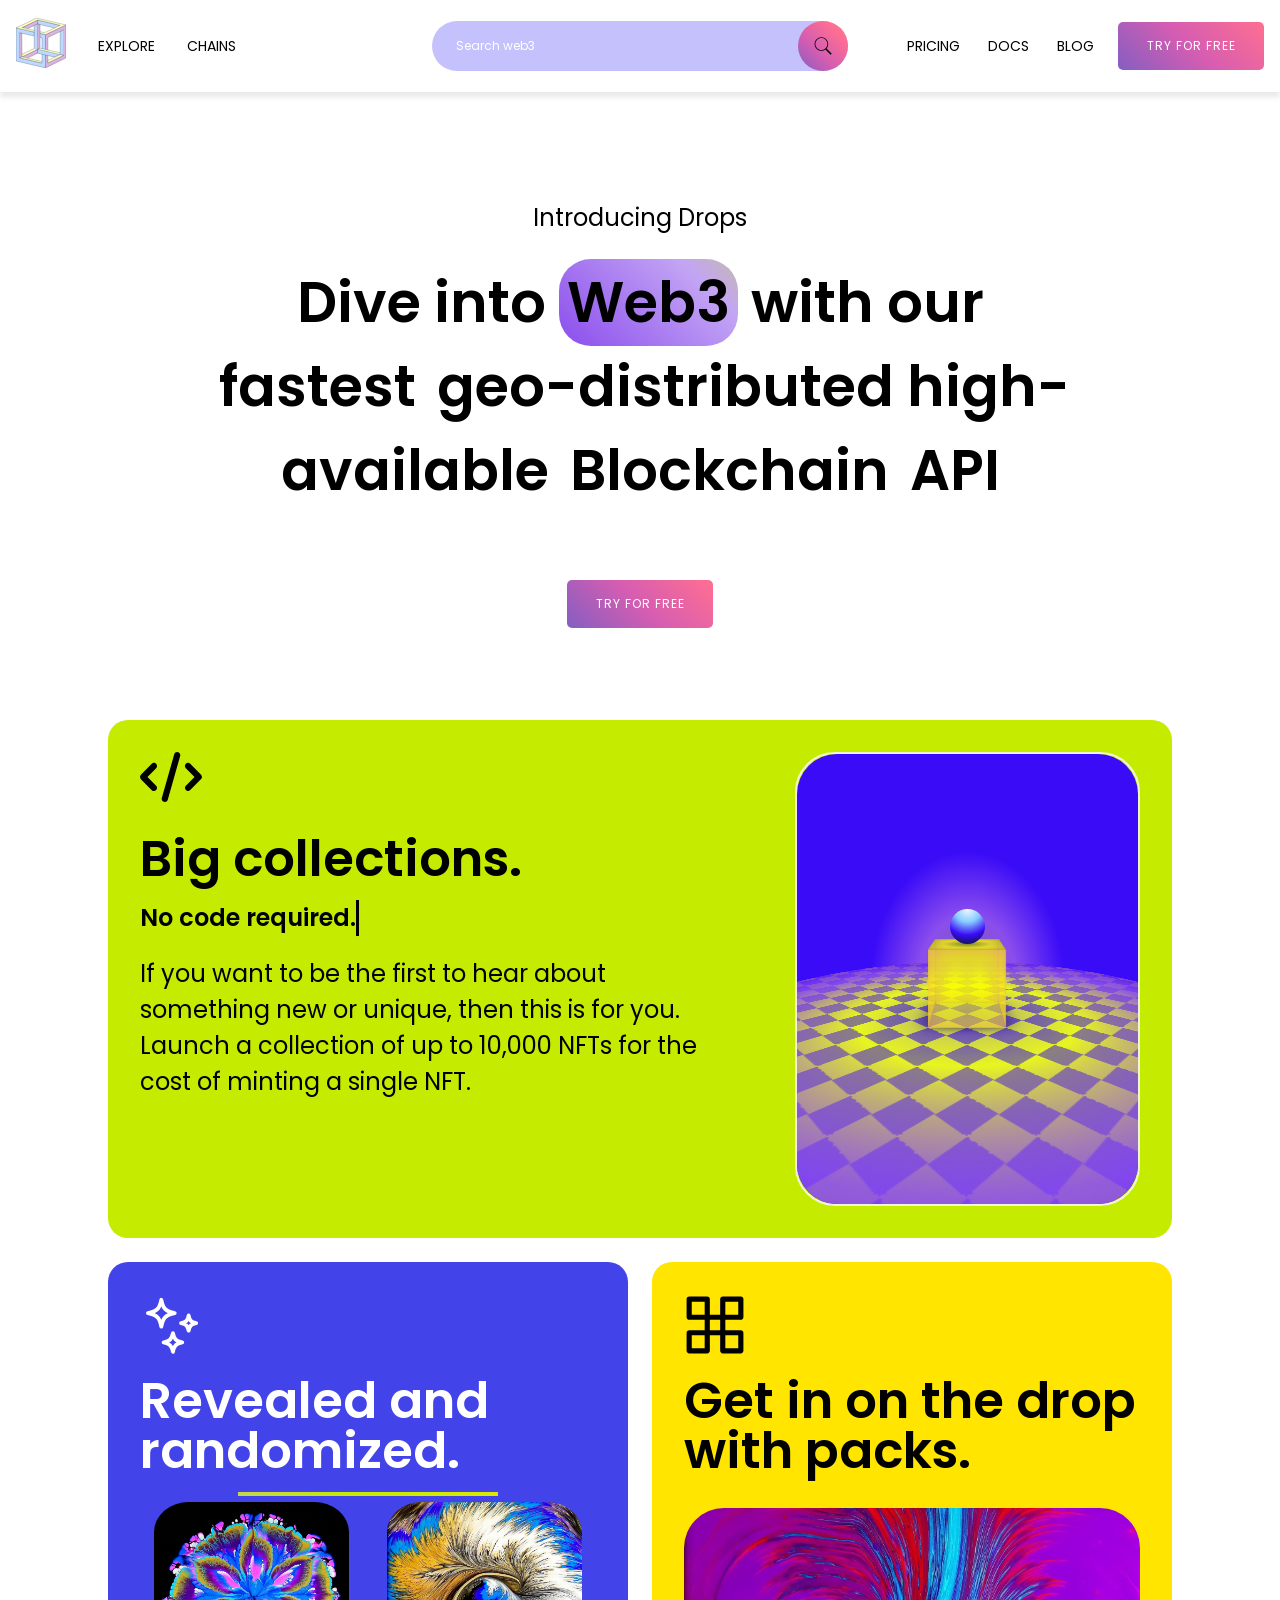
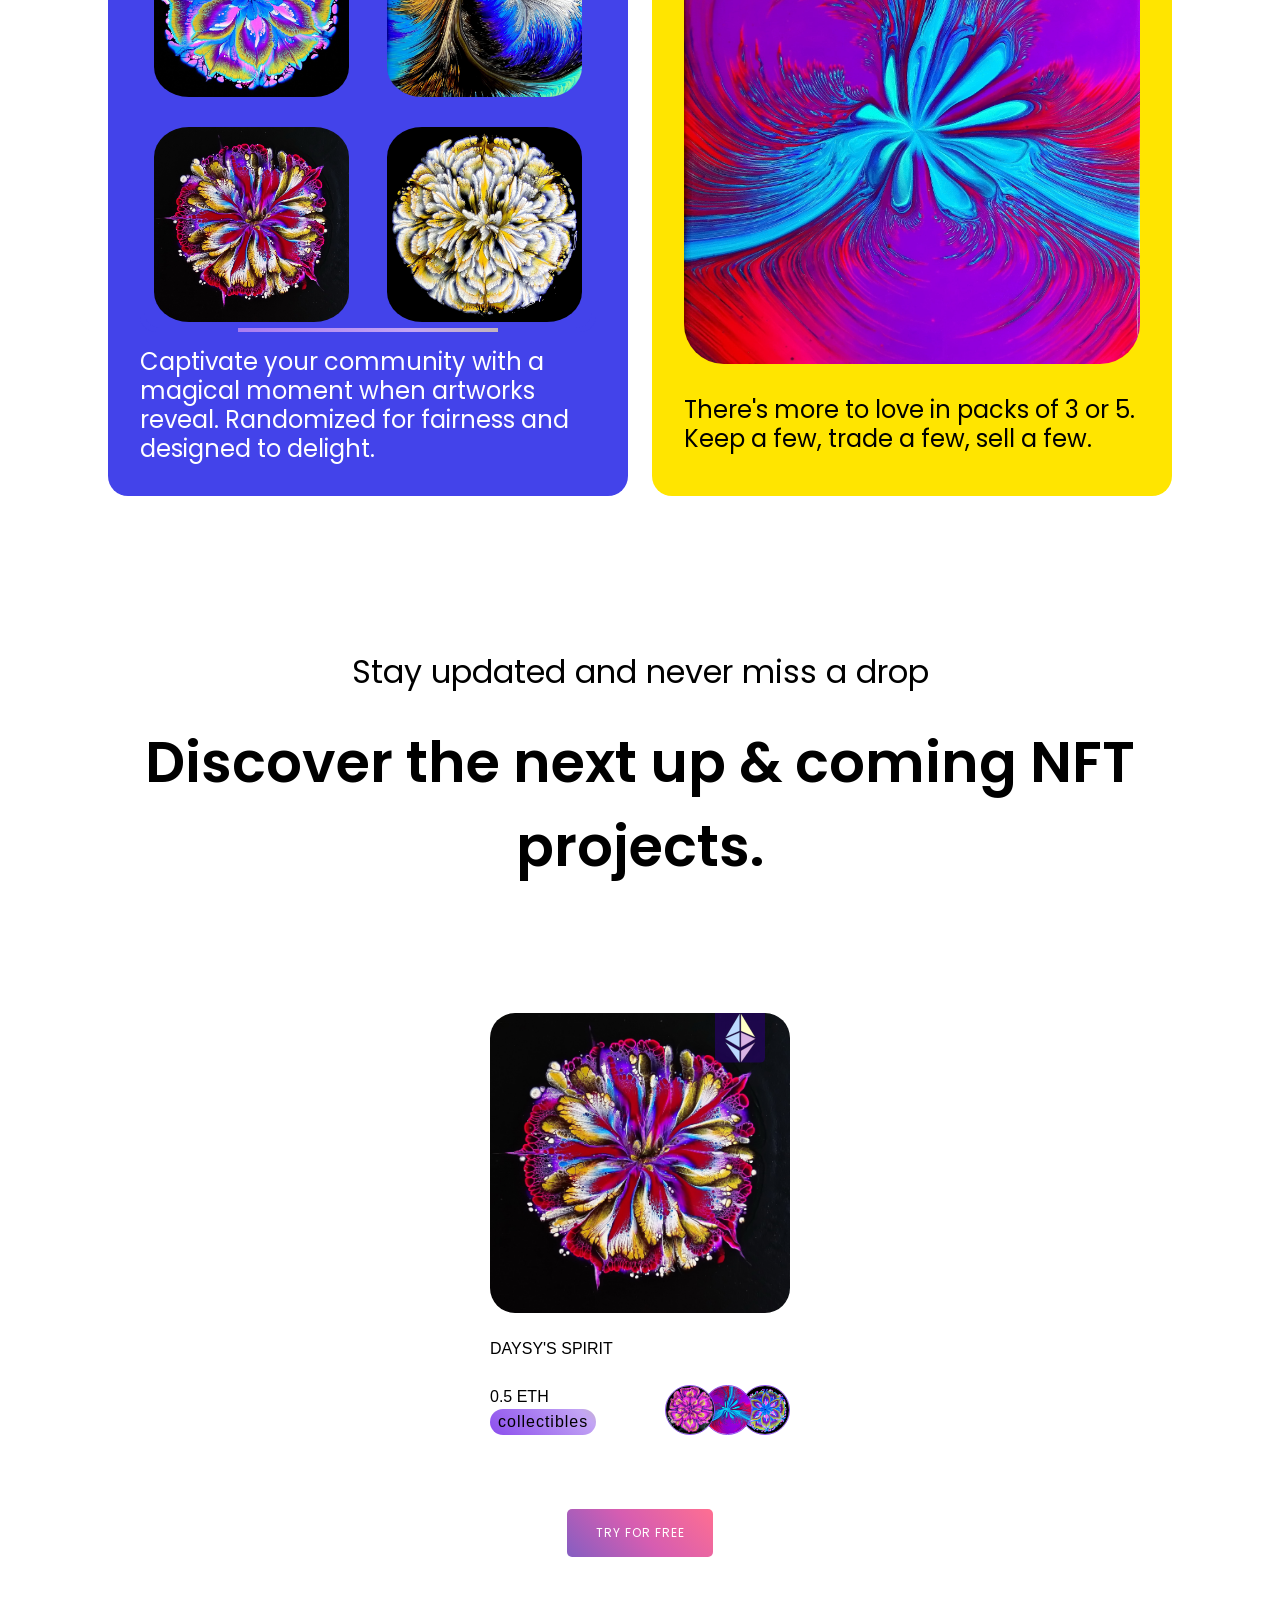
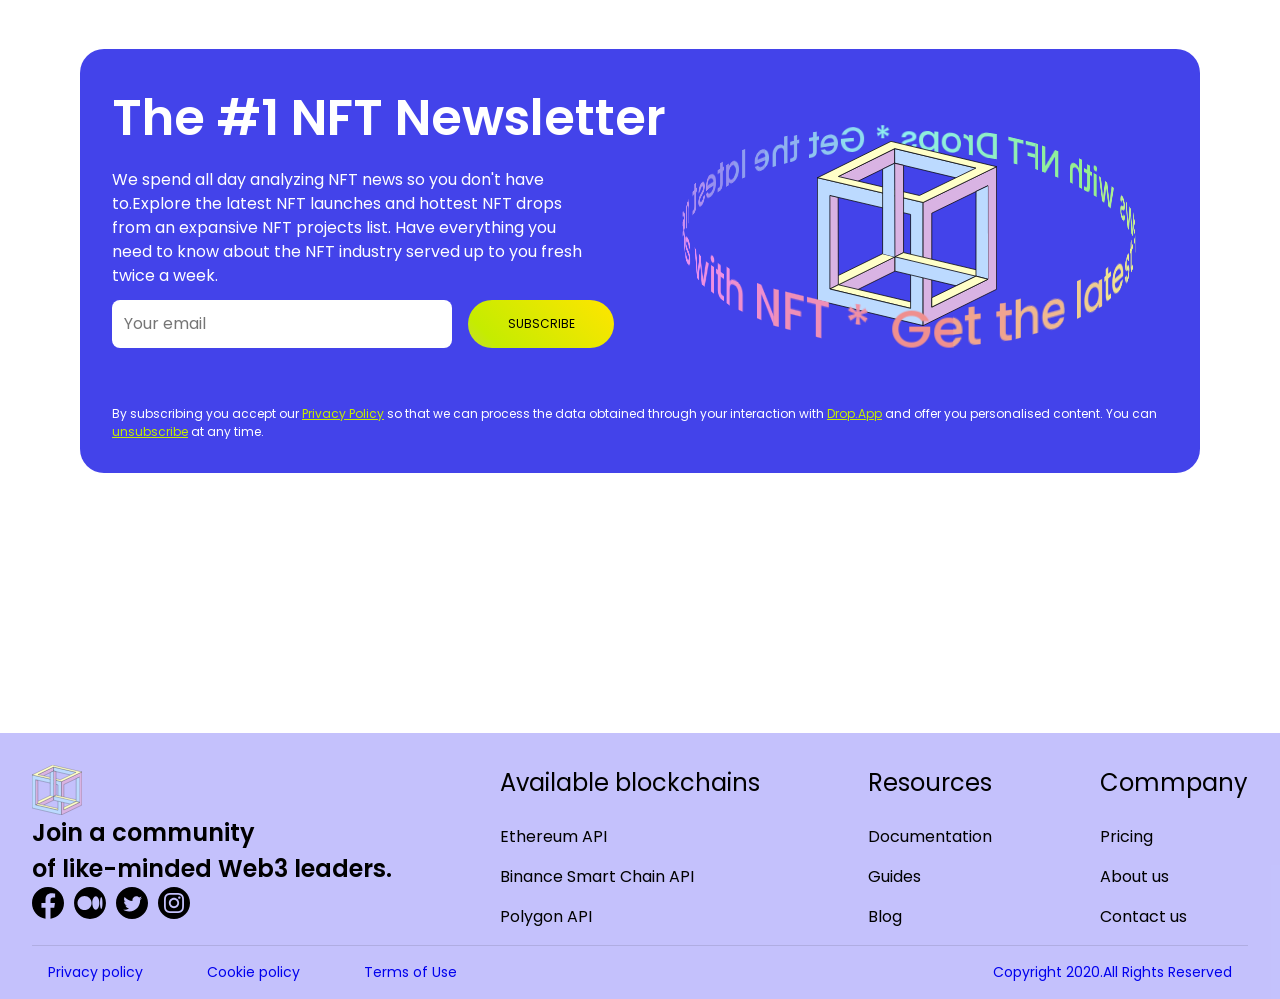
<file: index.html>
<!DOCTYPE html>
<html lang="en">

<head>
    <meta charset="UTF-8" />
    <meta name="viewport" content="width=device-width, initial-scale=1">
    <link rel="stylesheet" href="NFT1.css">
    <title>NFT DROPS</title>
    <link rel="preconnect" href="https://fonts.googleapis.com">
    <link rel="preconnect" href="https://fonts.gstatic.com" crossorigin>
    <!-- <link
        href="https://fonts.googleapis.com/css2?family=Be+Vietnam+Pro:wght@400;500;700&family=Josefin+Sans:ital,wght@0,100;0,300;0,500;1,300;1,400&display=swap"
        rel="stylesheet"> -->
    <link rel="preconnect" href="https://fonts.googleapis.com">
    <link rel="preconnect" href="https://fonts.gstatic.com" crossorigin>
    <link href="https://fonts.googleapis.com/css2?family=Be+Vietnam+Pro:wght@400;500;700&family=Josefin+Sans:ital,wght@0,100;0,300;0,500;1,300;1,400&family=Poppins:wght@400;500;600;700;800;900&display=swap" rel="stylesheet">

</head>

<body>
    <header class="primary-header">
        <div class="container">
            <nav class="left-nav">
                <div class="logo-container">
                    <a href="http://google.com"><img src="icons/Impossible-cube.svg" alt="Home page" height="50px"
                     width="50px"></a>
                </div>

                <div class="dropdown">
                    <button class="dropbtn">EXPLORE</button>
                    
                    <div class="dropdown-content">
                        <div class="dropdown-row">
                            <span>
                                <img src="icons/ARROW.svg" alt="Arrow" height="20px" width="20px">
                            </span>
                            <a href="#"> Trending</a>
                        </div>
                        <div class="dropdown-row">
                            <span>
                                <img src="icons/BLOOCK.svg" alt="Gallery" height="20px" width="20px">
                            </span>
                            <a href="#">Browse</a>

                        </div>
                    </div>
                </div>

                <div class="dropdown">
                    <button class="dropbtn">CHAINS</button>
                    <div class="dropdown-content">
                        <div class="dropdown-row">
                            <span>
                                <img src="icons/E_eth_ether_ethereum_icon 1.svg" alt="Gallery" height="20px" width="20px">
                            </span>
                            <a href="#">Ethereum API</a>

                        </div>
                        <div class="dropdown-row">
                            <span>
                                <img src="icons/BINANCE.svg" alt="Gallery" height="20px" width="20px">
                            </span>
                            <a href="#">Binance Smart Chain API</a>

                        </div>
                        <div class="dropdown-row">
                            <span>
                                <img src="icons/PL.svg" alt="Gallery" height="20px" width="20px">
                            </span>
                            <a href="#">Polygon API</a>

                        </div>
                    
                    </div>
                </div>
            </nav>

            <div class="center">
                <form action="https://www.google.com/search" method="get" class="search-bar">
                    <input type="text" placeholder="Search web3" name="q" autocomplete="off">
                    <button type="submit"><img src="icons/icons8-search.svg.svg"></button>
                </form>
            </div>

            <div class="right-nav">
                <ul class="right">
                    <li><a href="">Pricing</a></li>
                    <li><a href="">Docs</a></li>
                    <li><a href="">Blog</a></li>
                </ul>
                <button class="cta-button">TRY FOR FREE</button>
            </div>
            <div class="burger-container">
                <button class="cta-button">TRY FOR FREE</button>
                <img src="icons/burger.svg" height="24px" width="24px" />
            </div>
        </div>
    </header>

    <main class="main-content">
        <section class="hero">
            <h2 class="subtitle">Introducing Drops</h2>

            <h1>
                Dive into <span>Web3</span> with our
                <span>fastest</span> geo-distributed
                high-available <span>Blockchain</span> API
            </h1>

            <div class="cta-container">
                <button class="cta-button">
                    TRY FOR FREE
                </button>
            </div>
        </section>

        <section class="section">
            <div class="testimonial-grid">
                <article class="testimonial grid-col-span-2 flow">
                    <div>
                        <div class="grid-icon"> 
                            <img class="" src="icons/8665237_code_development_icon.svg" alt="icons">
                        </div>
                        <h2 class="name">Big collections. </h2>
                        <div class="next-sub"><h3 >No code required.</h3></div>
                        <p class="position">
                            If you want to be the first to hear about something new or unique, then this is for you.
                            Launch a collection of up to 10,000 NFTs for the cost of minting a single NFT.
                        </p>
                    </div>
                    <div class="animated-container">
                        <div class="animated">
                            <div class="scene">
                                <div class="floor"></div>
                                <div class="cube">
                                    <div class="front"></div>
                                    <div class="back"></div>
                                    <div class="left"></div>
                                    <div class="right"></div>
                                    <div class="top">
                                        <div class="ballShadow"></div>
                                    </div>
                                    <div class="bottom"></div>
                                </div>

                                <div class="ball"></div>
                            </div>
                        </div>
                    </div>
                </article>
                <article class="testimonial flow">
                    <div>
                        <div class="grid-icon">
                            <img
                                class="grid-icon"
                                src="icons/Stars_icon 1.svg"
                                alt="icons"
                            >
                        </div>
                        <div>
                            <h2 class="name">Revealed and randomized.</h2>
                        </div>

                        <div class="image-container">
                            <img class="" src="img/pexels-fiona-art-5223814.jpg" alt="new arrival">
                            <img class="" src="img/pexels-fiona-art-5670943.jpg" alt="new arrival">
                            <img class="" src="img/pexels-fiona-art-4547958.jpg" alt="new arrival">
                            <img class="" src="img/pexels-fiona-art-5506794.jpg" alt="new arrival">
                        </div>
                    </div>
                    <p class="position">
                        Captivate your community with a magical moment when artworks reveal. Randomized
                        for fairness and designed to delight.
                    </p>
                </article>
                <article class="testimonial grid-col-span-2 flow">
                    <div class="flex">
                        <div class="grid-icon"> <img class="" src="icons/X_blog_application_website_logo_icon.svg" alt="icons"></div>
                        <div>
                            <h2 class="name">Get in on the drop with packs.</h2>

                        </div>
                        <div class="img">
                            <img class="" src="img/pexels-fiona-art-4725323.jpg" alt="new arrival">
                        </div>
                    </div>
                    <p class="position">There's more to love in packs of 3 or 5. Keep a few, trade a few, sell a few.
                    </p>
                </article>
            </div>
        </section>

        <section class="section">
            <div class="next-sub">
                <h2 class="subtitle">Stay updated and never miss a drop</h2>
                <h1> Discover the next up & coming NFT projects.</h1>
            </div>
        </section>

        <div class="card-grid">
            <article class="card-grid grid-col-span-2 flow">
                <div class="card">
                    <div class="game">

                        <div class="rank">
                            <img class="icon" src="icons/E_eth_ether_ethereum_icon 1.svg" alt="Ethereum">
                        </div>

                        <div class="front">

                            <img class="banner" src="img/pexels-fiona-art-4547958.jpg" alt="cover"></img>
                            <h3 class="name">DAYSY'S SPIRIT</h3>
                            <div class="stats">
                                <div class="cost-colect">
                                    <p class="cost">0.5 ETH</p>
                                    <p class="colect">collectibles</p> 
                                </div>
                                <div class="streamers">
                                    <img src="img/pexels-fiona-art-5705112.jpg" alt="">
                                    <img src="img/pexels-fiona-art-4725323.jpg" alt="">
                                    <img src="img/pexels-fiona-art-5223814.jpg" alt="">
                                </div>
                            </div>
                        </div>
                        
                        <div class="back">
                            <div class="NFT-info">
                                <div>
                                    <p class="NFT-stat">Price<br />0.5 ETH</p>
                                </div>
                                <div>
                                    <p class="NFT-stat">Chain<br />ETHEREUM</p>
                                </div>
                            </div>

                            <button class="btn">MINT</button>
                            <div class="streamers">
                                <div class="item">
                                    <div class="icon"><img src="img/pexels-fiona-art-5705112.jpg" alt=""></div>
                                    <p class="name">Lotus</p>
                                    <p class="number">0.45 ETH</p>
                                </div>
                                <div class="item">
                                    <div class="icon"><img src="img/pexels-fiona-art-4725323.jpg" alt=""></div>
                                    <p class="name">Orchid</p>
                                    <p class="number">0.4 ETH</p>
                                </div>
                                <div class="item">
                                    <div class="icon"><img src="img/pexels-fiona-art-5223814.jpg" alt=""></div>
                                    <p class="name">Violet</p>
                                    <p class="number">0.51 ETH</p>
                                </div>
                            </div>
                        </div>
                        <div class="background"></div>
                    </div>
                </div>
            </article>
            <div class="type">
               
                <div class="cta-container">
                    <button class="cta-button">
                        TRY FOR FREE
                    </button>
                </div>
            </div>
        </div>
       
        <section class="section">
            <div class="newsletter">
                <div class="newsletter-content">
                    <div class="left">
                        <h2>The #1 NFT Newsletter</h2>
                        <div class="description-container">
                            <span class="description">
                                We spend all day analyzing NFT news so you don't have to.Explore the latest NFT launches and hottest NFT drops from an expansive NFT projects list. Have everything you need to know about the NFT industry served up to you fresh twice a week.
                            </span>
                        </div>
                        
                        <form class="form-newsletter">
                            <input
                                type="email"
                                name="email"
                                placeholder="Your email"
                                required
                            />
                            <button aria-label="Subscribe">SUBSCRIBE</button>
                        </form>
                    </div>
                    <div class="right">
                        <div class="image-container">
                            <div class="container">
                                <div class="scene">
                                    <div class="banner">
                                        <div class="panel"></div>
                                        <div class="panel"></div>
                                        <div class="panel"></div>
                                        <div class="panel"></div>
                                        <div class="panel"></div>
                                        <div class="panel"></div>
                                        <div class="panel"></div>
                                        <div class="panel"></div>
                                        <div class="panel"></div>
                                        <div class="panel"></div>
                                        <div class="panel"></div>
                                        <div class="panel"></div>
                                        <div class="panel"></div>
                                        <div class="panel"></div>
                                        <div class="panel"></div>
                                        <div class="panel"></div>
                                        <div class="panel"></div>
                                        <div class="panel"></div>
                                        <div class="panel"></div>
                                        <div class="panel"></div>
                                        <div class="panel"></div>
                                        <div class="panel"></div>
                                        <div class="panel"></div>
                                        <div class="panel"></div>
                                        <div class="panel"></div>
                                        <div class="panel"></div>
                                        <div class="panel"></div>
                                        <div class="panel"></div>
                                    </div>
                                    <div class="screen">
                                        <a class="logo-home" href="" title="NFT DROPS"><img src="icons/Impossible-cube.svg" alt="LOGO"></a>
                                    </div>
                                </div>
                            </div>
                        </div>
                    </div>
                </div>
                <div class="newsletter-footer">
                    <span>
                        By subscribing you accept our <a href="Privacy Policy.html" target="_blank">Privacy Policy</a> so that we can process the data obtained through your interaction with <a href="#" target="_blank">Drop.App</a> and offer you personalised content. You can <a href="/unsubscribe.html" target="_blank">unsubscribe</a> at any time.
                    </span>
                </div>
            </div>

        </section> 


    </main>     

    <footer class="footer">
        <div class="footer-container">
            <div class="top">
                <div class="logo-column">
                    <div class="logo-container">
                        <a href="http://google.com">
                            <img src="icons/Impossible-cube.svg" alt="Home page" height="50px" width="50px">
                        </a>
                    </div>
                    <div class="title">
                        <span>Join a community <br />of like-minded Web3 leaders.</span>                        
                    </div>
                    <ul class="list">
                        <li class="list-item">
                            <a class="link" aria-label="facebook" href="#">
                                <img src="icons/social-facebook.svg" height="50px" width="50px"/>
                            </a>
                        </li>
                        <li class="list-item">
                            <a class="link" aria-label="medium" href="#">
                                <img src="icons/medium_social_icon.svg"/>
                            </a>
                            </li>
                        <li class="list-item">
                            <a class="link" aria-label="twitter" href="#">
                                <img src="icons/social-twitter.svg"/>
                            </a>
                        </li>
                        <li class="list-item">
                            <a class="link" aria-label="instagram" href="#">
                                <img src="icons/social-instagram.svg"/>
                            </a>
                        </li>
                    </ul>
                </div>

                <div class="column">
                    <h4>Available blockchains</h4>
                    <ul class="list">
                        <li class="list-item">
                            <a class="link" href="#">Ethereum API</a>
                        </li>
                        <li class="list-item">
                            <a class="link" href="#">Binance Smart Chain API</a>
                        </li>
                        <li class="list-item">
                            <a class="link" href="#">Polygon API</a>
                        </li>
                    </ul>
                </div>

                <div class="column">
                    <h4>Resources</h4>
                    <ul class="list">
                        <li class="list-item">
                            <a class="link" href="#">Documentation</a>
                        </li>
                        <li class="list-item">
                            <a class="link" href="#">Guides</a>
                        </li>
                        <li class="list-item">
                            <a class="link" href="#">Blog</a>
                        </li>
                    </ul>
                </div>

                <div class="column">
                    <h4>Commpany</h4>
                    <ul class="list">
                        <li class="list-item">
                            <a class="link" href="#">Pricing</a>
                        </li>
                        <li class="list-item">
                            <a class="link" href="#">About us</a>
                        </li>
                        <li class="list-item">
                            <a class="link" href="#">Contact us</a>
                        </li>
                    </ul>
                </div>
            </div>
            <div class="bottom">
                <div class="policy">
                    <a class="link" href="#"><span>Privacy policy</span></a>
                    <a class="link" href="#"><span>Cookie policy</span></a>
                    <a class="link" href="#"><span>Terms of Use</span></a>
                </div>
                <a class="link" href="#"><span>Copyright 2020.All Rights Reserved</span></a>
            </div>

        </div>
    </footer>
</body>

</html>
</file>
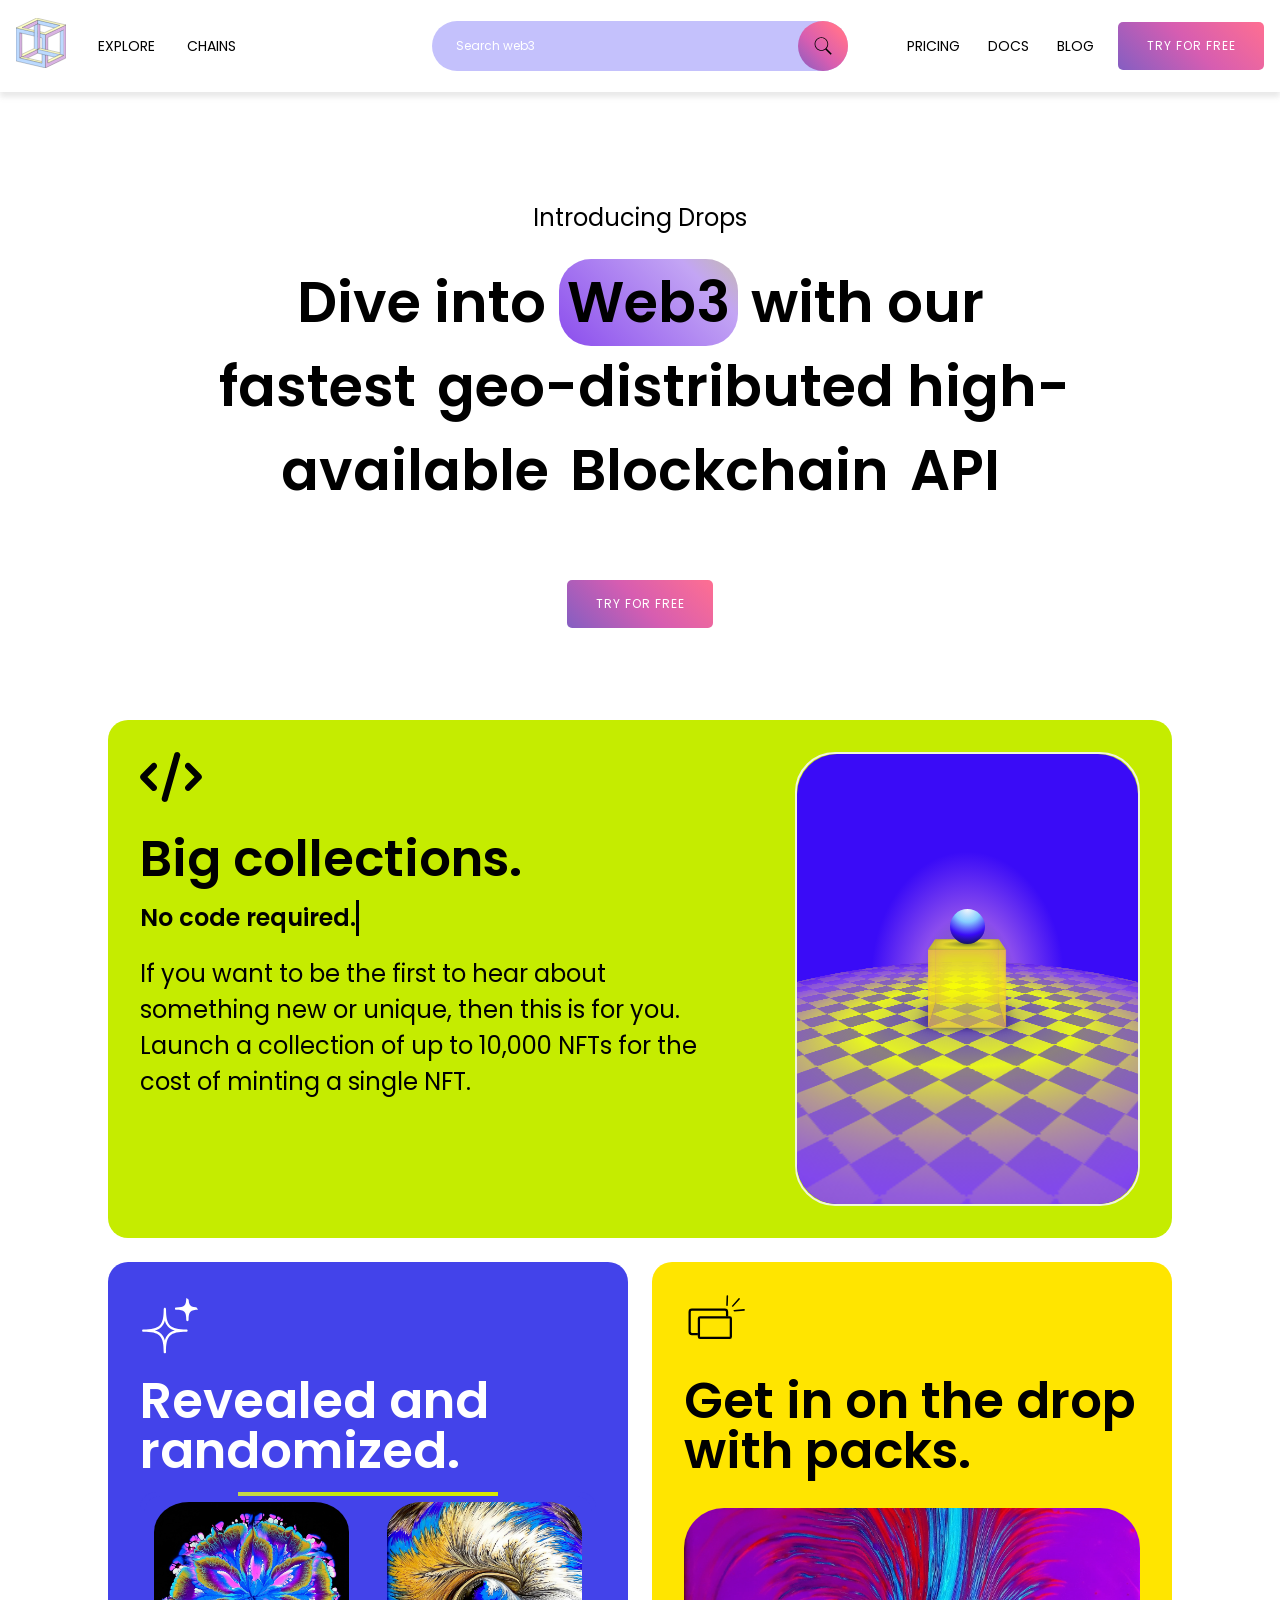
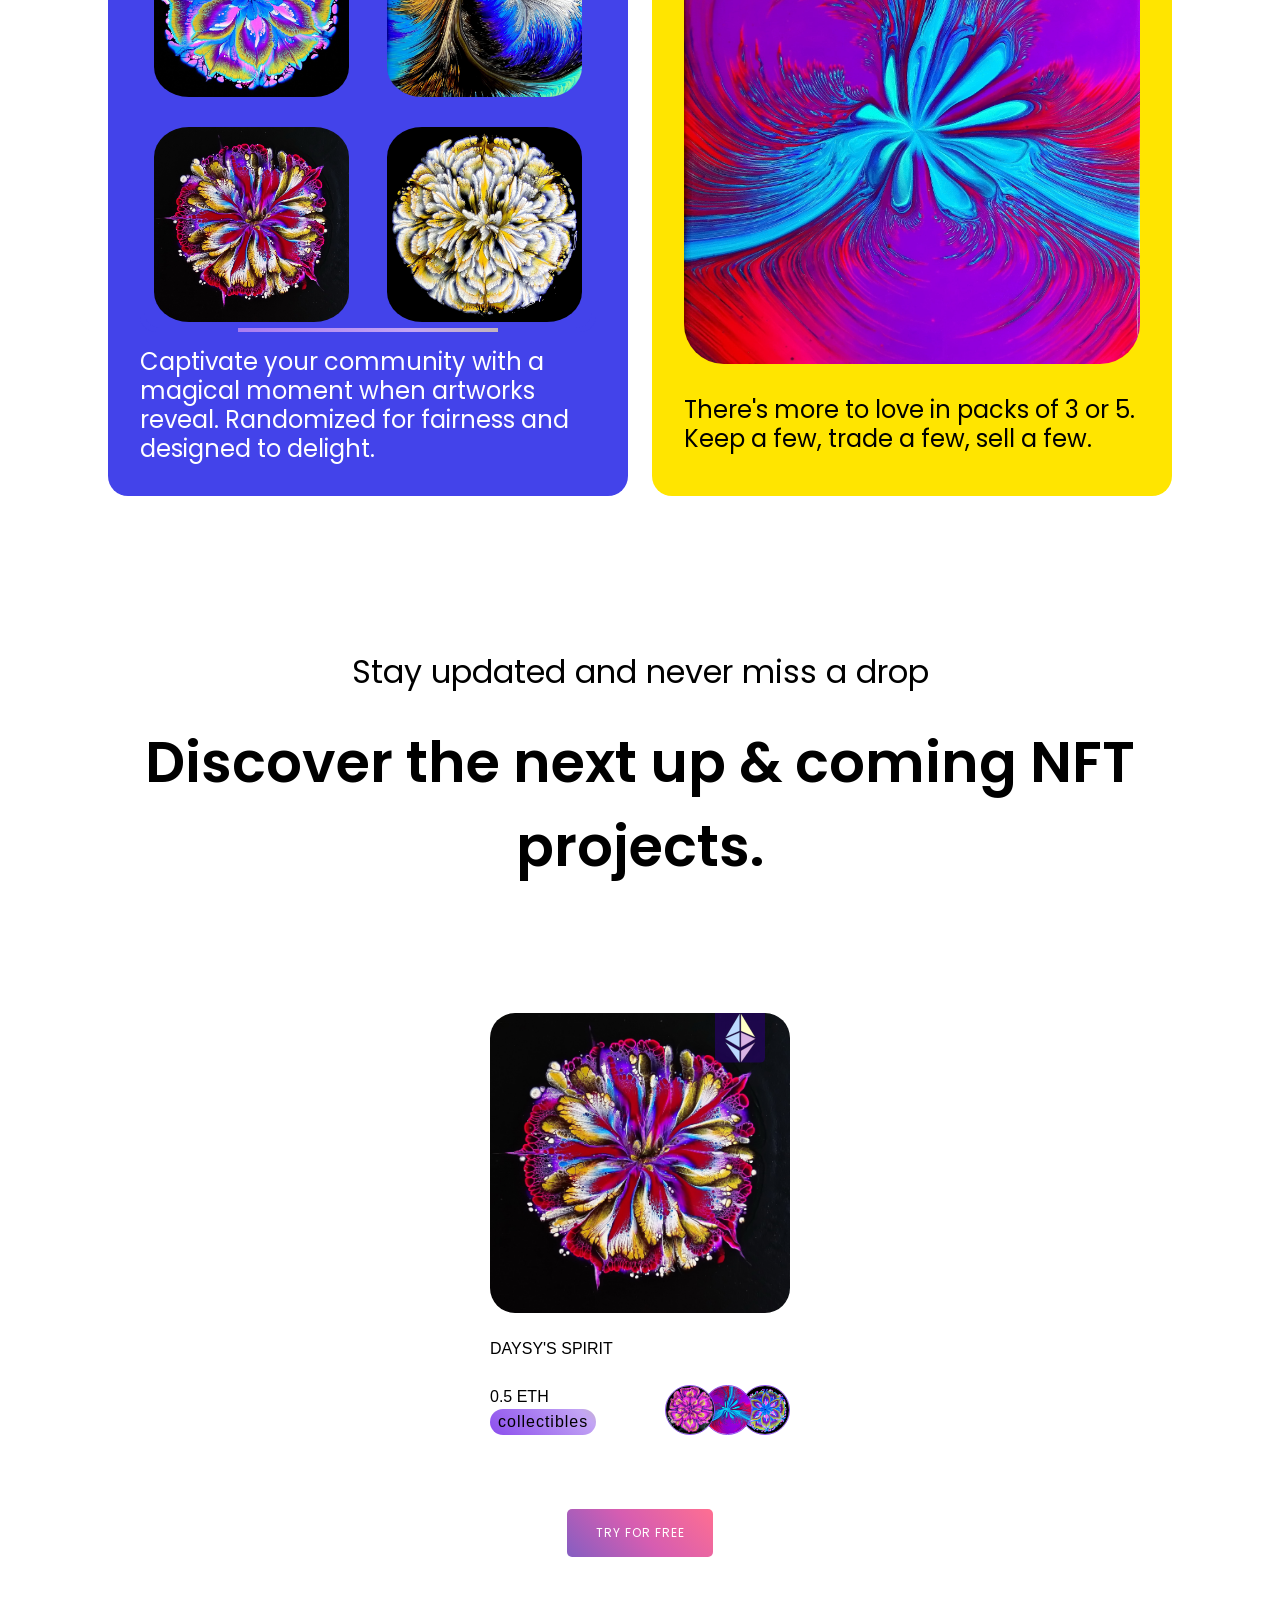
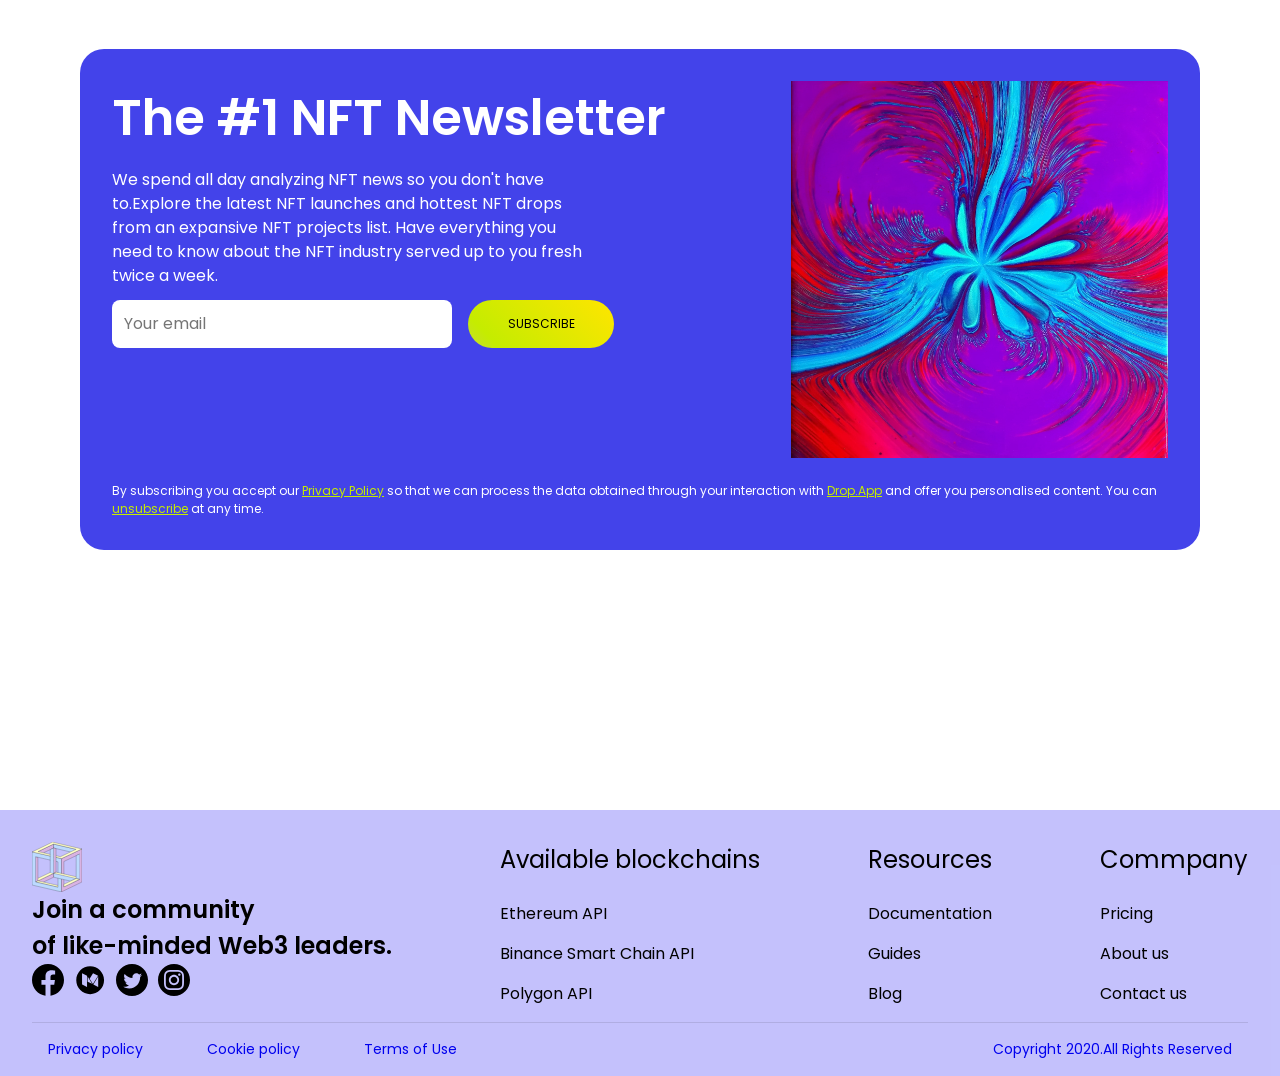
<file: NFT1.html>
<!DOCTYPE html>
<html lang="en">

<head>
    <meta charset="UTF-8" />

    <link rel="stylesheet" href="NFT1.css">
    <meta name="viewport" content="width=device-width, initial-scale=0.1" />
    <title>NFT DROPS</title>
    <link rel="preconnect" href="https://fonts.googleapis.com">
    <link rel="preconnect" href="https://fonts.gstatic.com" crossorigin>
    <!-- <link
        href="https://fonts.googleapis.com/css2?family=Be+Vietnam+Pro:wght@400;500;700&family=Josefin+Sans:ital,wght@0,100;0,300;0,500;1,300;1,400&display=swap"
        rel="stylesheet"> -->
    <link rel="preconnect" href="https://fonts.googleapis.com">
    <link rel="preconnect" href="https://fonts.gstatic.com" crossorigin>
    <link href="https://fonts.googleapis.com/css2?family=Be+Vietnam+Pro:wght@400;500;700&family=Josefin+Sans:ital,wght@0,100;0,300;0,500;1,300;1,400&family=Poppins:wght@400;500;600;700;800;900&display=swap" rel="stylesheet">

</head>

<body>
    <header class="primary-header">
        <div class="container">
            <nav class="left-nav">
                <div class="logo-container">
                    <a href="http://google.com"><img src="icons/Impossible-cube.svg" alt="Home page" height="50px"
                     width="50px"></a>
                </div>

                <div class="dropdown">
                    <button class="dropbtn">EXPLORE</button>
                    
                    <div class="dropdown-content">
                        <div class="dropdown-row">
                            <span>
                                <img src="icons/ARROW.svg" alt="Arrow" height="20px" width="20px">
                            </span>
                            <a href="#"> Trending</a>
                        </div>
                        <div class="dropdown-row">
                            <span>
                                <img src="icons/BLOOCK.svg" alt="Gallery" height="20px" width="20px">
                            </span>
                            <a href="#">Browse</a>

                        </div>
                    </div>
                </div>

                <div class="dropdown">
                    <button class="dropbtn">CHAINS</button>
                    <div class="dropdown-content">
                        <div class="dropdown-row">
                            <span>
                                <img src="icons/E_eth_ether_ethereum_icon 1.svg" alt="Gallery" height="20px" width="20px">
                            </span>
                            <a href="#">Ethereum API</a>

                        </div>
                        <div class="dropdown-row">
                            <span>
                                <img src="icons/BINANCE.svg" alt="Gallery" height="20px" width="20px">
                            </span>
                            <a href="#">Binance Smart Chain API</a>

                        </div>
                        <div class="dropdown-row">
                            <span>
                                <img src="icons/PL.svg" alt="Gallery" height="20px" width="20px">
                            </span>
                            <a href="#">Polygon API</a>

                        </div>
                    
                    </div>
                </div>
            </nav>

            <div class="center">
                <form action="https://www.google.com/search" method="get" class="search-bar">
                    <input type="text" placeholder="Search web3" name="q" autocomplete="off">
                    <button type="submit"><img src="icons/icons8-search.svg.svg"></button>
                </form>
            </div>

            <div class="right-nav">
                <ul class="right">
                    <li><a href="">Pricing</a></li>
                    <li><a href="">Docs</a></li>
                    <li><a href="">Blog</a></li>
                </ul>
                <button class="cta-button">TRY FOR FREE</button>
            </div>
            <div class="burger-container">
                <button class="cta-button">TRY FOR FREE</button>
                <img src="icons/burger.svg" height="24px" width="24px" />
            </div>
        </div>
    </header>

    <main class="main-content">
        <section class="hero">
            <h2 class="subtitle">Introducing Drops</h2>

            <h1>
                Dive into <span>Web3</span> with our
                <span>fastest</span> geo-distributed
                high-available <span>Blockchain</span> API
            </h1>

            <div class="cta-container">
                <button class="cta-button">
                    TRY FOR FREE
                </button>
            </div>
        </section>

        <section class="section">
            <div class="testimonial-grid">
                <article class="testimonial grid-col-span-2 flow">
                    <div>
                        <div class="grid-icon"> 
                            <img class="" src="icons/8665237_code_development_icon.svg" alt="icons">
                        </div>
                        <h2 class="name">Big collections. </h2>
                        <div class="next-sub"><h3 >No code required.</h3></div>
                        <p class="position">
                            If you want to be the first to hear about something new or unique, then this is for you.
                            Launch a collection of up to 10,000 NFTs for the cost of minting a single NFT.
                        </p>
                    </div>
                    <div class="animated-container">
                        <div class="animated">
                            <div class="scene">
                                <div class="floor"></div>
                                <div class="cube">
                                    <div class="front"></div>
                                    <div class="back"></div>
                                    <div class="left"></div>
                                    <div class="right"></div>
                                    <div class="top">
                                        <div class="ballShadow"></div>
                                    </div>
                                    <div class="bottom"></div>
                                </div>

                                <div class="ball"></div>
                            </div>
                        </div>
                    </div>
                </article>
                <article class="testimonial flow">
                    <div>
                        <div class="grid-icon">
                            <img
                                class="grid-icon"
                                src="icons/white_star_sparkles_stars_sparkle_icon 1.svg"
                                alt="icons"
                            >
                        </div>
                        <div>
                            <h2 class="name">Revealed and randomized.</h2>
                        </div>

                        <div class="image-container">
                            <img class="" src="img/pexels-fiona-art-5223814.jpg" alt="new arrival">
                            <img class="" src="img/pexels-fiona-art-5670943.jpg" alt="new arrival">
                            <img class="" src="img/pexels-fiona-art-4547958.jpg" alt="new arrival">
                            <img class="" src="img/pexels-fiona-art-5506794.jpg" alt="new arrival">
                        </div>
                    </div>
                    <p class="position">
                        Captivate your community with a magical moment when artworks reveal. Randomized
                        for fairness and designed to delight.
                    </p>
                </article>
                <article class="testimonial grid-col-span-2 flow">
                    <div class="flex">
                        <div class="grid-icon"> <img class="" src="icons/3folder.svg" alt="icons"></div>
                        <div>
                            <h2 class="name">Get in on the drop with packs.</h2>

                        </div>
                        <div class="img">
                            <img class="" src="img/pexels-fiona-art-4725323.jpg" alt="new arrival">
                        </div>
                    </div>
                    <p class="position">There's more to love in packs of 3 or 5. Keep a few, trade a few, sell a few.
                    </p>
                </article>
            </div>
        </section>

        <section class="section">
            <div class="next-sub">
                <h2 class="subtitle">Stay updated and never miss a drop</h2>
                <h1> Discover the next up & coming NFT projects.</h1>
            </div>
        </section>

        <div class="card-grid">
            <article class="card-grid grid-col-span-2 flow">
                <div class="card">
                    <div class="game">

                        <div class="rank">
                            <img class="icon" src="icons/E_eth_ether_ethereum_icon 1.svg" alt="Ethereum">
                        </div>

                        <div class="front">

                            <img class="banner" src="img/pexels-fiona-art-4547958.jpg" alt="cover"></img>
                            <h3 class="name">DAYSY'S SPIRIT</h3>
                            <div class="stats">
                                <div class="cost-colect">
                                    <p class="cost">0.5 ETH</p>
                                    <p class="colect">collectibles</p> 
                                </div>
                                <div class="streamers">
                                    <img src="img/pexels-fiona-art-5705112.jpg" alt="">
                                    <img src="img/pexels-fiona-art-4725323.jpg" alt="">
                                    <img src="img/pexels-fiona-art-5223814.jpg" alt="">
                                </div>
                            </div>
                        </div>
                        
                        <div class="back">
                            <div class="NFT-info">
                                <div>
                                    <p class="NFT-stat">Price<br />0.5 ETH</p>
                                </div>
                                <div>
                                    <p class="NFT-stat">Chain<br />ETHEREUM</p>
                                </div>
                            </div>

                            <button class="btn">MINT</button>
                            <div class="streamers">
                                <div class="item">
                                    <div class="icon"><img src="img/pexels-fiona-art-5705112.jpg" alt=""></div>
                                    <p class="name">Lotus</p>
                                    <p class="number">0.45 ETH</p>
                                </div>
                                <div class="item">
                                    <div class="icon"><img src="img/pexels-fiona-art-4725323.jpg" alt=""></div>
                                    <p class="name">Orchid</p>
                                    <p class="number">0.4 ETH</p>
                                </div>
                                <div class="item">
                                    <div class="icon"><img src="img/pexels-fiona-art-5223814.jpg" alt=""></div>
                                    <p class="name">Violet</p>
                                    <p class="number">0.51 ETH</p>
                                </div>
                            </div>
                        </div>
                        <div class="background"></div>
                    </div>
                </div>
            </article>
            <div class="type">
               
                <div class="cta-container">
                    <button class="cta-button">
                        TRY FOR FREE
                    </button>
                </div>
            </div>
        </div>
       
        <section class="section">
            <div class="newsletter">
                <div class="newsletter-content">
                    <div class="left">
                        <h2>The #1 NFT Newsletter</h2>
                        <div class="description-container">
                            <span class="description">
                                We spend all day analyzing NFT news so you don't have to.Explore the latest NFT launches and hottest NFT drops from an expansive NFT projects list. Have everything you need to know about the NFT industry served up to you fresh twice a week.
                            </span>
                        </div>
                        
                        <form class="form-newsletter">
                            <input
                                type="email"
                                name="email"
                                placeholder="Your email"
                                required
                            />
                            <button aria-label="Subscribe">SUBSCRIBE</button>
                        </form>
                    </div>
                    <div class="right">
                        <div class="image-container">
                            <img src="img/pexels-fiona-art-4725323.jpg" alt="new arrival">
                        </div>
                    </div>
                </div>
                <div class="newsletter-footer">
                    <span>
                        By subscribing you accept our <a href="Privacy Policy.html" target="_blank">Privacy Policy</a> so that we can process the data obtained through your interaction with <a href="#" target="_blank">Drop.App</a> and offer you personalised content. You can <a href="/unsubscribe.html" target="_blank">unsubscribe</a> at any time.
                    </span>
                </div>
            </div>

        </section> 


    </main>     

    <footer class="footer">
        <div class="footer-container">
            <div class="top">
                <div class="logo-column">
                    <div class="logo-container">
                        <a href="http://google.com">
                            <img src="icons/Impossible-cube.svg" alt="Home page" height="50px" width="50px">
                        </a>
                    </div>
                    <div class="title">
                        <span>Join a community <br />of like-minded Web3 leaders.</span>                        
                    </div>
                    <ul class="list">
                        <li class="list-item">
                            <a class="link" aria-label="facebook" href="#">
                                <img src="icons/social-facebook.svg" height="50px" width="50px"/>
                            </a>
                        </li>
                        <li class="list-item">
                            <a class="link" aria-label="medium" href="#">
                                <img src="icons/social-medium.svg"/>
                            </a>
                            </li>
                        <li class="list-item">
                            <a class="link" aria-label="twitter" href="#">
                                <img src="icons/social-twitter.svg"/>
                            </a>
                        </li>
                        <li class="list-item">
                            <a class="link" aria-label="instagram" href="#">
                                <img src="icons/social-instagram.svg"/>
                            </a>
                        </li>
                    </ul>
                </div>

                <div class="column">
                    <h4>Available blockchains</h4>
                    <ul class="list">
                        <li class="list-item">
                            <a class="link" href="#">Ethereum API</a>
                        </li>
                        <li class="list-item">
                            <a class="link" href="#">Binance Smart Chain API</a>
                        </li>
                        <li class="list-item">
                            <a class="link" href="#">Polygon API</a>
                        </li>
                    </ul>
                </div>

                <div class="column">
                    <h4>Resources</h4>
                    <ul class="list">
                        <li class="list-item">
                            <a class="link" href="#">Documentation</a>
                        </li>
                        <li class="list-item">
                            <a class="link" href="#">Guides</a>
                        </li>
                        <li class="list-item">
                            <a class="link" href="#">Blog</a>
                        </li>
                    </ul>
                </div>

                <div class="column">
                    <h4>Commpany</h4>
                    <ul class="list">
                        <li class="list-item">
                            <a class="link" href="#">Pricing</a>
                        </li>
                        <li class="list-item">
                            <a class="link" href="#">About us</a>
                        </li>
                        <li class="list-item">
                            <a class="link" href="#">Contact us</a>
                        </li>
                    </ul>
                </div>
            </div>
            <div class="bottom">
                <div class="policy">
                    <a class="link" href="#"><span>Privacy policy</span></a>
                    <a class="link" href="#"><span>Cookie policy</span></a>
                    <a class="link" href="#"><span>Terms of Use</span></a>
                </div>
                <a class="link" href="#"><span>Copyright 2020.All Rights Reserved</span></a>
            </div>

        </div>
    </footer>
</body>

</html>
</file>
<file: NFT1.css>
@import url("https://fonts.googleapis.com/css2?family=Be+Vietnam+Pro:wght@400;500;700&family=Josefin+Sans:ital,wght@0,100;0,300;0,500;1,300;1,400&display=swap");
:root {
  --clr-body: rgb(255, 255, 255);
  --clr-text: black;
  --clr-hover: rgb(67, 67, 234);
  --clr-shadov:0px 8px 16px 0px rgba(0, 0, 0, 0.116);
  --clr-search:#b8b5fcd3;
  --clr-violet: #8B4DED;
  --clr-lime: #C5EC00;
  --clr-yellow:#FFE500;
  --lime-gradient: linear-gradient(
    45deg,
    #8B4DED,
    #c3a5f4,
    #C5EC00,
    #FFE500
  );
  --gradient: linear-gradient(
    45deg,
    #845ec2,
    #d65db1,
    #ff6f91,
    #ff9671,
    #ffc75f,
    #f9f871
  );
  --ff-primary: "Poppins", sans-serif;
  --ff-body: var(--ff-primary);
  --fs-body: var(--size-400);
  --fs-accent:var(--size-900);
  --fs-h2:var(--size-800);
  --fs-secondary-heading:var(--size-700);
  --fs-nav: var( --size-300);
  --fs-button: var(--size-200);
  --fs-secondary-text:var(--size-200);
  --fs-title: var(--size-800);
  --size-200: 0.75rem;
  --size-300: 0.875rem;
  --size-400: 1rem;
  --size-600: 1.125rem;
  --size-700: 1.5rem;
  --size-800: 3.125rem;
  --size-900: 3.5rem;
  --st--space-between: 200px;
  --st--space-gap: 25px;
  --st--padding-section: 60px;
  --border-btn: 0px solid transparent;
  --border-radius-btn: 5px;
  --border-radius-content: 60px;
}

*,
*::before,
*::after {
  box-sizing: border-box;
}

* {
  margin: 0;
  padding: 0;
  font: inherit;
}

ul[role=list],
ol[role=list] {
  list-style: none;
}

html:focus-within {
  scroll-behavior: smooth;
}

html,
body {
  height: 100%;
}

body {
  text-rendering: optimizeSpeed;
  line-height: 1.5;
}

a:not([class]) {
  -webkit-text-decoration-skip: ink;
          text-decoration-skip-ink: auto;
}

img,
picture,
svg {
  max-width: 100%;
  display: block;
}

input,
button,
textarea,
select {
  font: inherit;
}

/* Remove all animations, transitions and smooth scroll for people that prefer not to see them */
@media (prefers-reduced-motion: reduce) {
  html:focus-within {
    scroll-behavior: auto;
  }
  *,
*::before,
*::after {
    -webkit-animation-duration: 0.01ms !important;
            animation-duration: 0.01ms !important;
    -webkit-animation-iteration-count: 1 !important;
            animation-iteration-count: 1 !important;
    transition-duration: 0.01ms !important;
    scroll-behavior: auto !important;
  }
}
h1 {
  width: 100%;
  font-size: var(--fs-accent);
  color: var(--clr-text);
  font-weight: 600;
}

h2 {
  width: 100%;
  font-size: var(--fs-h2);
  color: var(--clr-text);
  font-weight: 600;
}

.primary-header {
  background-color: var(--clr-body);
  padding: 10px 0;
  text-align: center;
  position: fixed;
  width: 100%;
  z-index: 200;
  top: 0;
  left: 0;
  box-shadow: 0 5px 5px rgba(182, 182, 182, 0.3);
}
.primary-header .container {
  --max-width:1440px;
  --padding: 1rem;
  width: min(var(--max-width), 100% - var(--padding) * 2);
  margin-inline: auto;
  display: flex;
  justify-content: space-between;
  align-items: center;
}

body {
  margin: 0;
  padding: 0;
  font-size: var(--fs-body);
  font-family: var(--ff-body);
}

header::after {
  content: "";
  display: table;
  clear: both;
}

.left-nav {
  width: 100%;
  display: flex;
  justify-content: start;
  align-items: center;
  font-family: var(--ff-primary);
  background: var(--clr-body);
}
.left-nav .logo-container {
  max-height: 100px;
  margin-right: 16px;
}
.left-nav .logo-container img {
  max-width: 100px;
  max-height: 100px;
}
.left-nav ul {
  list-style: none;
  position: relative;
  text-align: left;
}
.left-nav li {
  display: inline-block;
  margin: 0 24px 0 0;
  padding: 24px 0;
}
.left-nav a {
  color: var(--clr-text);
  font-size: var(--fs-nav);
  text-decoration: none;
  display: inline-block;
  padding: 0;
}
.left-nav .dropbtn {
  background-color: transparent;
  color: var(--clr-text);
  padding: 16px;
  font-size: var(--fs-nav);
  border: none;
  cursor: pointer;
}
.left-nav .dropdown {
  position: relative;
  display: inline-block;
}
.left-nav .dropdown-content {
  display: none;
  position: absolute;
  padding: 8px;
  background-color: var(--clr-body);
  min-width: 180px;
  box-shadow: var(--clr-shadov);
  border-radius: var(--border-radius-btn);
  z-index: 1;
}
.left-nav .dropdown-content a:hover {
  -webkit-text-decoration: underline var(--clr-hover);
          text-decoration: underline var(--clr-hover);
}
.left-nav .dropdown-content .dropdown-row {
  display: flex;
  justify-content: start;
  gap: 16px;
}
.left-nav .dropdown-content .dropdown-row span {
  flex-shrink: 0;
}
.left-nav .dropdown:hover .dropdown-content {
  display: flex;
  flex-direction: column;
  gap: 10px;
  text-align: left;
}
.left-nav .dropdown:hover .dropbtn {
  border: 2px solid rgba(197, 236, 0, 0.5607843137);
  border-radius: 10px;
  padding: 5px 16px;
}

.center {
  width: 100%;
  display: flex;
  align-items: center;
  justify-content: center;
}
@media only screen and (max-width: 1024px) {
  .center {
    display: none;
  }
}
.center .search-bar {
  position: relative;
  display: flex;
  justify-content: start;
  display: flex;
  width: 100%;
  border-radius: var(--border-radius-content);
  padding: 0;
}
.center .search-bar input {
  width: 100%;
  outline: none;
  border-radius: var(--border-radius-content);
  background-color: var(--clr-search);
  border: var(--border-btn);
  padding-left: 24px;
  height: 50px;
  font-size: var(--fs-button);
}
.center ::-moz-placeholder {
  color: var(--clr-body);
}
.center :-ms-input-placeholder {
  color: var(--clr-body);
}
.center ::placeholder {
  color: var(--clr-body);
}
.center .search-bar button {
  position: absolute;
  right: 0;
  border: 0;
  border-radius: 50%;
  width: 50px;
  height: 50px;
  background: var(--gradient);
  cursor: pointer;
  background-size: 300%;
  background-position: left;
  transition: background-position 1s;
}
.center img {
  width: 350px;
  height: auto;
  position: center;
  padding: 5px 15px 5px 15px;
}
.center .search-bar button:hover,
.center .search-bar button:focus {
  background-position: right;
}

.right-nav {
  display: flex;
  justify-content: end;
  align-items: center;
  float: right;
  width: 100%;
}
@media only screen and (max-width: 1024px) {
  .right-nav {
    display: none;
  }
}
.right-nav ul {
  margin: 0;
  padding: 0;
  list-style: none;
}
.right-nav li {
  display: inline-block;
  margin-left: left 70px;
  padding-top: 24px;
  padding-bottom: 24px;
  margin-right: 24px;
  position: relative;
}
.right-nav a {
  color: var(--clr-text);
  text-decoration: none;
  text-transform: uppercase;
  font-size: var(--fs-nav);
}
.right-nav a:hover {
  color: var(--clr-hover);
}
.right-nav a::before {
  content: "";
  display: block;
  height: 2px;
  width: 100%;
  background-color: var(--clr-hover);
  position: absolute;
  top: 0;
  width: 0%;
  transition: all ease-in-out 0.25s;
}
.right-nav a:hover::before {
  width: 100%;
}

.burger-container {
  display: flex;
  flex-direction: row;
  align-items: center;
  gap: 16px;
  cursor: pointer;
}
@media only screen and (min-width: 1024px) {
  .burger-container {
    display: none;
  }
}

.main-content {
  margin-top: var(--st--space-between);
  margin-bottom: var(--st--space-between);
}

.hero {
  width: 100%;
  display: flex;
  gap: var(--st--space-gap);
  flex-direction: column;
  justify-content: center;
  text-align: center;
}
.hero h2 {
  font-size: var(--fs-secondary-heading);
}
.hero h1 {
  max-width: 860px;
  margin: auto;
  -webkit-user-select: none;
     -moz-user-select: none;
      -ms-user-select: none;
          user-select: none;
}
.hero h1 span {
  padding: 4px 8px;
  border-radius: 32px;
}
.hero h1 span:first-child {
  background-image: var(--lime-gradient);
  -webkit-animation: bg-animation 8s infinite alternate;
          animation: bg-animation 8s infinite alternate;
  background-size: 300%;
  transition: background-position 1s;
}
@-webkit-keyframes bg-animation {
  0% {
    background-position: left;
  }
  50% {
    background-position: right;
  }
  100% {
    background-position: left;
  }
}
@keyframes bg-animation {
  0% {
    background-position: left;
  }
  50% {
    background-position: right;
  }
  100% {
    background-position: left;
  }
}

@-webkit-keyframes blink {
  to {
    /* background: transparent; */
    visibility: hidden;
  }
}

@keyframes blink {
  to {
    /* background: transparent; */
    visibility: hidden;
  }
}
@-webkit-keyframes fadeInUp {
  to {
    opacity: 1;
    transform: translateY(0);
  }
}
@keyframes fadeInUp {
  to {
    opacity: 1;
    transform: translateY(0);
  }
}
.subtitle {
  color: var(--clr-text);
  font-size: 2rem;
  font-weight: 400;
  opacity: 0;
  transform: translateY(3rem);
  -webkit-animation: fadeInUp 2s ease forwards;
          animation: fadeInUp 2s ease forwards;
}

.cta-container {
  display: flex;
  justify-content: center;
  width: 100%;
  align-items: center;
}
.cta-container button {
  margin-top: 42px;
  z-index: 20;
}

.cta-button {
  width: 146px;
  min-height: 48px;
  border: var(--border-btn);
  border-radius: var(--border-radius-btn);
  background: var(--gradient);
  font-size: var(--fs-secondary-text);
  color: var(--clr-body);
  letter-spacing: 1px;
  cursor: pointer;
  background-size: 300%;
  background-position: left;
  transition: background-position 1s;
  text-decoration: none;
}
.cta-button:hover {
  background-position: right;
}

.section {
  padding: var(--st--padding-section) 0px;
  width: min(95%, 70rem);
  margin: auto;
}
.section .section-title {
  text-align: center;
}

:root {
  --typewriterSpeed: 4s;
  --typewriterCharacters: 18;
}

.testimonial-grid {
  display: grid;
  gap: 1.5rem;
  grid-auto-columns: 1fr;
  grid-template-columns: repeat(1, 1fr);
  grid-template-areas: "one" "two" "three";
  padding-block: 2rem;
  width: min(95%, 70rem);
  margin-inline: auto;
}
.testimonial-grid .grid-icon {
  width: 62px;
  height: 62px;
  margin-bottom: 20px;
}
.testimonial-grid .testimonial:first-child {
  display: flex;
  flex-direction: row;
  background: var(--clr-lime);
  grid-area: one;
}
@media only screen and (max-width: 1024px) {
  .testimonial-grid .testimonial:first-child {
    display: flex;
    flex-direction: column;
  }
}
.testimonial-grid .testimonial:first-child h2 {
  margin-bottom: 16px;
}
.testimonial-grid .testimonial:first-child .next-sub {
  display: flex;
  flex-direction: column;
  justify-content: center;
  text-align: center;
  font-size: var(--fs-h2);
  color: var(--clr-text);
  font-weight: 600;
}
.testimonial-grid .testimonial:first-child .next-sub h3 {
  font-size: 24px;
  position: relative;
  font-family: var(--ff-primary);
  position: relative;
  width: -webkit-max-content;
  width: -moz-max-content;
  width: max-content;
}
.testimonial-grid .testimonial:first-child .next-sub h3::before,
.testimonial-grid .testimonial:first-child .next-sub h3::after {
  content: "";
  position: absolute;
  top: 0;
  right: 0;
  bottom: 0;
  left: 0;
}
.testimonial-grid .testimonial:first-child .next-sub h3::before {
  background: var(--clr-lime);
  -webkit-animation: typewriter var(--typewriterSpeed) steps(18) 1s forwards;
          animation: typewriter var(--typewriterSpeed) steps(18) 1s forwards;
}
.testimonial-grid .testimonial:first-child .next-sub h3::after {
  width: 0.125em;
  background: var(--clr-text);
  -webkit-animation: typewriter var(--typewriterSpeed) steps(18) 1s forwards, blink 1.2s steps(2, start) infinite;
          animation: typewriter var(--typewriterSpeed) steps(18) 1s forwards, blink 1.2s steps(2, start) infinite;
}
@-webkit-keyframes typewriter {
  to {
    left: 100%;
  }
}
@keyframes typewriter {
  to {
    left: 100%;
  }
}
.testimonial-grid .testimonial:first-child .position {
  width: 90%;
  margin: 20px 0;
}
.testimonial-grid .testimonial:first-child .animated-container {
  width: 100%;
  display: flex;
  justify-content: center;
  border: 2px solid rgba(247, 246, 253, 0.872);
  border-radius: 40px;
}
.testimonial-grid .testimonial:first-child .animated {
  width: 100%;
  background-image: radial-gradient(rgba(58, 14, 234, 0.612), #8B4DED, rgb(58, 11, 247) 40%);
  min-height: 50vh;
  overflow: hidden;
  display: flex;
  justify-content: center;
  align-items: center;
  font-size: 35px;
  perspective: 10em;
  perspective-origin: 50% calc(50% - 2.5em);
  border-radius: 40px;
}
.testimonial-grid .testimonial:first-child img {
  width: 100%;
}
.testimonial-grid .testimonial:nth-child(2) {
  background: var(--clr-hover);
  color: var(--clr-body);
  grid-area: two;
}
.testimonial-grid .testimonial:nth-child(2) .img {
  padding: 32px 0;
}
.testimonial-grid .testimonial:nth-child(2) .icon {
  width: 100%;
}
.testimonial-grid .testimonial:nth-child(2) h2 {
  color: var(--clr-body);
  margin-bottom: 16px;
}
.testimonial-grid .testimonial:nth-child(2) .image-container {
  display: flex;
  position: relative;
  flex-direction: row;
  flex-wrap: wrap;
  justify-content: space-around;
  align-items: center;
  gap: 10px;
  margin-bottom: 16px;
  border-radius: 16px;
  background: var(--clr-hover);
  overflow: hidden;
}
.testimonial-grid .testimonial:nth-child(2) .image-container img {
  width: 45%;
  padding: 10px 5px;
  z-index: 2;
}
.testimonial-grid .testimonial:nth-child(2) .image-container::before {
  content: "";
  position: absolute;
  width: 260px;
  height: 200%;
  margin-bottom: 32px;
  background: var(--lime-gradient);
  -webkit-animation: animate 4s linear infinite;
          animation: animate 4s linear infinite;
}
.testimonial-grid .testimonial:nth-child(2) .image-container::after {
  content: "";
  position: absolute;
  inset: 4px;
  background: var(--clr-hover);
  border-radius: 16px;
}
@-webkit-keyframes animate {
  0% {
    transform: rotate(0deg);
  }
  100% {
    transform: rotate(360deg);
  }
}
@keyframes animate {
  0% {
    transform: rotate(0deg);
  }
  100% {
    transform: rotate(360deg);
  }
}
.testimonial-grid .testimonial:last-child {
  background: var(--clr-yellow);
  grid-area: three;
}
.testimonial-grid .testimonial:last-child .img {
  padding: 32px 0px;
}
.testimonial-grid .testimonial:last-child img {
  width: 100%;
}
.testimonial-grid .testimonial:last-child .grid-icon img {
  border-radius: 0px;
  margin-bottom: 5px;
}

.testimonial {
  font-size: 50px;
  padding: 2rem;
  border-radius: 20px;
  font-family: bold var(--ff-primary);
  color: var(--clr-text);
}

@media (min-width: 20em) {
  .testimonial-grid {
    grid-template-areas: "one" "two" "three";
  }
}
@media (min-width: 40em) {
  .testimonial-grid {
    grid-template-areas: "one" "two" "three";
  }
}
@media (min-width: 50em) {
  .testimonial-grid {
    grid-template-areas: "one one" "two three";
  }
}
.grid-col-span-2 {
  grid-row: span 2;
}

.testimonial img {
  width: 50%;
  aspect-ratio: 0;
  border-radius: 40px;
}

.testimonial .name {
  font-size: bold var(--fs-title);
  line-height: 1;
}

.testimonial .position {
  font-size: var(--fs-secondary-heading);
}

.testimonial > p:first-of-type {
  font-size: var(--fs-secondary-heading);
  line-height: 1.2;
}

:root {
  --cubeColor:#fbff008f;
  --rotateSpeed: 30s;
  --bounceSpeed: 1.5s;
}

.animated-container {
  width: 50%;
}
.animated-container .scene {
  position: absolute;
  transform-style: preserve-3d;
  -webkit-animation: sceneRotate var(--rotateSpeed) infinite linear;
          animation: sceneRotate var(--rotateSpeed) infinite linear;
}
@-webkit-keyframes sceneRotate {
  to {
    transform: rotateY(360deg);
  }
}
@keyframes sceneRotate {
  to {
    transform: rotateY(360deg);
  }
}
.animated-container .ball {
  width: 1em;
  height: 1em;
  border-radius: 50%;
  background: rgba(7, 123, 240, 0.603);
  position: absolute;
  left: -0.5em;
  bottom: 1em;
  background-image: radial-gradient(circle at top, rgba(252, 252, 252, 0.966), rgba(137, 210, 255, 0.966), rgb(58, 11, 247), rgb(2, 24, 27));
  animation: ballBounce var(--bounceSpeed) infinite ease-out, sceneRotate var(--rotateSpeed) infinite linear reverse;
}
@-webkit-keyframes ballBounce {
  0%, 100% {
    bottom: 0.5em;
  }
  50% {
    bottom: 3em;
    -webkit-animation-timing-function: ease-in;
            animation-timing-function: ease-in;
  }
}
@keyframes ballBounce {
  0%, 100% {
    bottom: 0.5em;
  }
  50% {
    bottom: 3em;
    -webkit-animation-timing-function: ease-in;
            animation-timing-function: ease-in;
  }
}
.animated-container .ballShadow {
  position: absolute;
  width: 100%;
  height: 100%;
  background-image: radial-gradient(rgba(4, 37, 40, 0.467), rgba(5, 180, 254, 0) 50%);
  -webkit-animation: ballShadow var(--bounceSpeed) infinite ease-out;
          animation: ballShadow var(--bounceSpeed) infinite ease-out;
}
@-webkit-keyframes ballShadow {
  0%, 8%, 93.5%, 100% {
    transform: scale(1);
    opacity: 1;
  }
  50% {
    transform: scale(2);
    opacity: 0.5;
    -webkit-animation-timing-function: ease-in;
            animation-timing-function: ease-in;
  }
}
@keyframes ballShadow {
  0%, 8%, 93.5%, 100% {
    transform: scale(1);
    opacity: 1;
  }
  50% {
    transform: scale(2);
    opacity: 0.5;
    -webkit-animation-timing-function: ease-in;
            animation-timing-function: ease-in;
  }
}
.animated-container .cube {
  width: 2em;
  height: 2em;
  transform-style: preserve-3d;
  position: absolute;
  bottom: -1em;
  left: -1em;
  -webkit-animation: cubeHeight var(--bounceSpeed) infinite linear;
          animation: cubeHeight var(--bounceSpeed) infinite linear;
}
@-webkit-keyframes cubeHeight {
  0%, 100% {
    height: 1.5em;
  }
  8%, 93.5% {
    height: 2em;
  }
}
@keyframes cubeHeight {
  0%, 100% {
    height: 1.5em;
  }
  8%, 93.5% {
    height: 2em;
  }
}
.animated-container .cube .left,
.animated-container .cube .right,
.animated-container .cube .front,
.animated-container .cube .back {
  position: absolute;
  width: 100%;
  height: 100%;
  background: var(--cubeColor);
  box-shadow: 0 0 0.5em rgba(226, 39, 217, 0.295) inset;
}
.animated-container .cube .front {
  transform: translateZ(1em);
}
.animated-container .cube .right {
  transform: rotateY(90deg) translateZ(1em);
}
.animated-container .cube .back {
  transform: rotateY(180deg) translateZ(1em);
}
.animated-container .cube .left {
  transform: rotateY(270deg) translateZ(1em);
}
.animated-container .cube .top {
  position: absolute;
  width: 2em;
  height: 2em;
  background: var(--cubeColor);
  transform: translateY(-50%) rotateX(90deg);
  box-shadow: 0 0 0.5em rgba(2, 14, 53, 0.342) inset;
}
.animated-container .cube .bottom {
  position: absolute;
  width: 2em;
  height: 2em;
  background: rgba(82, 131, 8, 0.014);
  bottom: 0;
  transform: translateY(50%) rotateX(90deg);
  box-shadow: 0 0 0.5em rgba(13, 5, 55, 0.705);
}
.animated-container .floor {
  position: absolute;
  top: 1em;
  transform: translate(-50%, -50%) rotateX(90deg);
  width: 15em;
  height: 15em;
  background-image: radial-gradient(rgba(109, 77, 237, 0.4549019608), rgba(231, 245, 32, 0.495), rgba(138, 77, 237, 0.9058823529), rgba(67, 0, 236, 0.8235294118) 85%), repeating-conic-gradient(from 45deg, rgb(231, 245, 32) 0deg 90deg, rgba(46, 11, 219, 0.895) 90deg 180deg);
  background-size: 100%, 1em 1em;
  border-radius: 50%;
}

.next-sub {
  width: 100%;
  display: flex;
  gap: var(--st--space-gap);
  flex-direction: column;
  justify-content: center;
  text-align: center;
}

.card-grid {
  font-size: 50px;
  padding: 2rem;
  border-radius: 0.5rem;
  font-family: var(--ff-primary);
  z-index: 0;
}

.grid-col-span-2 {
  grid-row: span 1;
}

.card {
  font-family: sans-serif;
  min-height: 1vh;
  display: grid;
  place-items: center;
  background: transparent;
  color: var(--clr-text);
}
.card .game {
  position: relative;
  width: 6em;
  cursor: pointer;
}
.card .game:hover {
  color: var(--clr-body);
  pointer-events: visible;
}
.card .game:hover .rank {
  transform: translate(210%, -106%);
}
.card .game:hover .front {
  transform: translateY(-30%) scale(0.8);
}
.card .game:hover .front .name {
  -webkit-animation: gameName 250ms forwards;
          animation: gameName 250ms forwards;
}
.card .game:hover .front .stats {
  opacity: 0;
}
.card .game:hover .back {
  opacity: 1;
  transition: transform 250ms ease, opacity 150ms linear;
  transform: translateY(0);
}
.card .game:hover .back .streamers {
  width: 100%;
  justify-content: space-between;
}
.card .game:hover .back .name {
  font-size: var(--fs-body);
  margin: 0;
}
.card .game:hover .back .number {
  font-size: var(--fs-button);
  margin-top: 0;
}
.card .game:hover .background {
  transition: transform 250ms ease, opacity 150ms linear, opacity 100ms linear;
  opacity: 1;
  transform: scale(2.2, 1.25);
}
.card .back {
  pointer-events: none;
}
.card .rank {
  position: absolute;
  top: 0;
  right: 0.5em;
  border-radius: 0 0 5px 5px;
  z-index: 100;
  background: rgba(37, 3, 105, 0.651);
  -webkit-clip-path: polygon(0 0, 100% 0, 100% 100%, 0 100%);
          clip-path: polygon(0 0, 100% 0, 100% 100%, 0 100%);
  transition: transform 200ms cubic-bezier(0.21, 1, 0.81, 1), opacity 100ms linear;
}
.card .rank .icon {
  width: 50px;
  height: auto;
}
.card .front {
  transition: 250ms;
}
.card .front .banner {
  width: 100%;
  border-radius: 0.5em;
  z-index: 1000;
}
.card .front .name {
  margin: 1.5em 0;
  font-size: var(--fs-body);
}
.card .front .stats {
  display: flex;
  justify-content: space-between;
  align-items: center;
}
.card .front .cost-colect {
  font-size: var(--fs-body);
}
.card .front .cost-colect .colect {
  padding: 1px 8px;
  border-radius: 60px;
  letter-spacing: 1px;
  background-image: var(--lime-gradient);
  -webkit-animation: bg-animation 8s infinite alternate;
          animation: bg-animation 8s infinite alternate;
  background-size: 300%;
  transition: background-position 1s;
}
@keyframes bg-animation {
  0% {
    background-position: left;
  }
  50% {
    background-position: right;
  }
  100% {
    background-position: left;
  }
}
.card .front .streamers img {
  border: 1px solid var(--clr-violet);
}
.card .front .streamers img:nth-of-type(1) {
  transform: translateX(50%);
  z-index: 1;
}
.card .front .streamers img:nth-of-type(2) {
  transform: translateX(25%);
}
.card .back {
  opacity: 0;
  position: absolute;
  top: 52%;
  left: 0;
  right: 0;
  display: flex;
  flex-direction: column;
  align-items: center;
  gap: 0.45em;
  transform: translateY(35%);
}
.card .back .NFT-info {
  width: 100%;
  display: flex;
  font-size: var(--fs-button);
  justify-content: center;
  max-height: 40px;
}
.card .back .NFT-info div {
  width: 100%;
  display: flex;
  justify-content: center;
  text-align: center;
  align-items: center;
}
.card .back .NFT-info div:first-child {
  border-right: 2px solid var(--clr-lime);
  justify-content: end;
  padding-right: 10px;
}
.card .back .NFT-info div:last-child {
  justify-content: start;
  padding-left: 10px;
}
.card .btn {
  cursor: pointer;
  border: 0;
  width: 146px;
  height: 48px;
  background: var(--lime-gradient);
  background-size: 300%;
  background-position: right;
  transition: background-position 1s;
  border-radius: 60px;
  color: var(--clr-text);
  font-size: var(--fs-button);
  padding: 0.5em 1.5em;
  pointer-events: visible;
}
.card .btn:hover {
  background-position: left;
}
.card .streamers {
  display: flex;
  text-align: center;
}
.card .streamers img {
  width: 1em;
  height: 1em;
  border-radius: 50%;
}
@-webkit-keyframes gameName {
  0% {
    text-align: left;
    opacity: 1;
  }
  20% {
    text-align: left;
    opacity: 0;
  }
  50% {
    text-align: center;
    opacity: 0;
    transform: scale(1.2);
  }
  100% {
    text-align: center;
    opacity: 1;
    transform: scale(1.2);
  }
}
@keyframes gameName {
  0% {
    text-align: left;
    opacity: 1;
  }
  20% {
    text-align: left;
    opacity: 0;
  }
  50% {
    text-align: center;
    opacity: 0;
    transform: scale(1.2);
  }
  100% {
    text-align: center;
    opacity: 1;
    transform: scale(1.2);
  }
}
.card .item .icon {
  display: inline-block;
  width: 1em;
  height: 1em;
  position: relative;
  transition: transform ease-in-out 150ms;
}
.card .item:hover .icon {
  transform: translateY(-10%);
}
.card .item:hover .icon::before {
  opacity: 1;
}
.card .item.icon:hover {
  transform: translateY(-15%) scale(1.2);
}
.card .icon::before,
.card .icon::after {
  opacity: 0;
  content: "";
  position: absolute;
  top: 0;
  bottom: 0;
  right: 0;
  left: 0;
  border-radius: 50%;
  pointer-events: visible;
}
.card .icon::before {
  background: rgba(215, 25, 199, 0.429);
  display: grid;
  place-items: center;
  z-index: 10;
  transition: opacity 75ms linear, background-color 100ms linear;
}
.card .icon:hover::before {
  background: rgba(161, 96, 231, 0.253);
}
.card .icon:hover::after {
  background: rgba(230, 215, 241, 0.523);
  z-index: 1;
  -webkit-animation: pulse 1250ms infinite;
          animation: pulse 1250ms infinite;
}
@-webkit-keyframes pulse {
  0% {
    transform: scale(0.5);
    opacity: 0.9;
  }
  100% {
    transform: scale(1.6);
    opacity: 0;
  }
}
@keyframes pulse {
  0% {
    transform: scale(0.5);
    opacity: 0.9;
  }
  100% {
    transform: scale(1.6);
    opacity: 0;
  }
}
.card .background {
  background: rgb(6, 6, 26);
  position: absolute;
  top: 0;
  bottom: 0;
  left: 0;
  right: 0;
  z-index: -1;
  transform: scale(0.6, 0.9);
  opacity: 0;
  border-radius: 10px;
  pointer-events: none;
}

.newsletter {
  display: flex;
  flex-direction: column;
  background: var(--clr-hover);
  padding: 32px;
  border-radius: 24px;
  color: white;
  gap: 24px;
}
.newsletter .newsletter-content {
  display: flex;
}
@media only screen and (max-width: 1024px) {
  .newsletter .newsletter-content {
    flex-direction: column;
  }
}
.newsletter .newsletter-content .left {
  display: flex;
  flex-direction: column;
  gap: 12px;
  width: 90%;
}
.newsletter .newsletter-content .left h2 {
  color: white;
}
.newsletter .newsletter-content .left .description-container {
  width: 70%;
}
@media only screen and (max-width: 1024px) {
  .newsletter .newsletter-content .left .description-container {
    width: 100%;
  }
}
.newsletter .newsletter-content .left .form-newsletter {
  display: flex;
  gap: 16px;
}
.newsletter .newsletter-content .left .form-newsletter input {
  padding: 4px 12px;
  border-radius: 8px;
  outline: none;
  border: none;
}
.newsletter .newsletter-content .left .form-newsletter button {
  cursor: pointer;
  border: 0;
  width: 146px;
  height: 48px;
  background: var(--lime-gradient);
  background-size: 300%;
  background-position: right;
  transition: background-position 1s;
  border-radius: 60px;
  color: var(--clr-text);
  font-size: var(--fs-button);
  padding: 0.5em 1.5em;
  pointer-events: visible;
}
.newsletter .newsletter-content .left .form-newsletter button:hover {
  background-position: left;
}
.newsletter .newsletter-content .right {
  width: 50%;
}
.newsletter .newsletter-content .right .image-container .container {
  font-family: var(--ff-body);
  font-weight: 500;
  width: 30%;
  min-height: 20vh;
  display: grid;
  place-items: center;
  perspective: 1000px;
  perspective-origin: 5% calc(5% - 350px);
  margin: 60px;
}
.newsletter .newsletter-content .right .scene {
  position: relative;
  transform-style: preserve-3d;
}
.newsletter .newsletter-content .right .banner {
  display: flex;
  transform-style: preserve-3d;
  -webkit-animation: rotate 15s infinite linear;
          animation: rotate 15s infinite linear;
}
@-webkit-keyframes rotate {
  to {
    transform: rotateY(-360deg);
  }
}
@keyframes rotate {
  to {
    transform: rotateY(-360deg);
  }
}
.newsletter .newsletter-content .right .panel {
  position: absolute;
  transform: translate(-50%, -50%) rotateY(var(--angle)) translateZ(220px);
  width: 50px;
  height: 100px;
  overflow: hidden;
}
.newsletter .newsletter-content .right .panel::before {
  position: absolute;
  left: var(--left);
  content: "Get the latest news with NFT Drops * Get the latest news with NFT * ";
  font-size: 42px;
  width: -webkit-max-content;
  width: -moz-max-content;
  width: max-content;
  color: hsl(var(--hue), 75%, 75%);
}
.newsletter .newsletter-content .right .panel:nth-child(1) {
  --left: 0px;
  --hue: 0;
  --angle: 0deg;
}
.newsletter .newsletter-content .right .panel:nth-child(2) {
  --left: -50px;
  --hue: 12.8571428571;
  --angle: 12.8571428571deg;
}
.newsletter .newsletter-content .right .panel:nth-child(3) {
  --left: -100px;
  --hue: 25.7142857143;
  --angle: 25.7142857143deg;
}
.newsletter .newsletter-content .right .panel:nth-child(4) {
  --left: -150px;
  --hue: 38.5714285714;
  --angle: 38.5714285714deg;
}
.newsletter .newsletter-content .right .panel:nth-child(5) {
  --left: -200px;
  --hue: 51.4285714286;
  --angle: 51.4285714286deg;
}
.newsletter .newsletter-content .right .panel:nth-child(6) {
  --left: -250px;
  --hue: 64.2857142857;
  --angle: 64.2857142857deg;
}
.newsletter .newsletter-content .right .panel:nth-child(7) {
  --left: -300px;
  --hue: 77.1428571429;
  --angle: 77.1428571429deg;
}
.newsletter .newsletter-content .right .panel:nth-child(8) {
  --left: -350px;
  --hue: 90;
  --angle: 90deg;
}
.newsletter .newsletter-content .right .panel:nth-child(9) {
  --left: -400px;
  --hue: 102.8571428571;
  --angle: 102.8571428571deg;
}
.newsletter .newsletter-content .right .panel:nth-child(10) {
  --left: -450px;
  --hue: 115.7142857143;
  --angle: 115.7142857143deg;
}
.newsletter .newsletter-content .right .panel:nth-child(11) {
  --left: -500px;
  --hue: 128.5714285714;
  --angle: 128.5714285714deg;
}
.newsletter .newsletter-content .right .panel:nth-child(12) {
  --left: -550px;
  --hue: 141.4285714286;
  --angle: 141.4285714286deg;
}
.newsletter .newsletter-content .right .panel:nth-child(13) {
  --left: -600px;
  --hue: 154.2857142857;
  --angle: 154.2857142857deg;
}
.newsletter .newsletter-content .right .panel:nth-child(14) {
  --left: -650px;
  --hue: 167.1428571429;
  --angle: 167.1428571429deg;
}
.newsletter .newsletter-content .right .panel:nth-child(15) {
  --left: -700px;
  --hue: 180;
  --angle: 180deg;
}
.newsletter .newsletter-content .right .panel:nth-child(16) {
  --left: -750px;
  --hue: 192.8571428571;
  --angle: 192.8571428571deg;
}
.newsletter .newsletter-content .right .panel:nth-child(17) {
  --left: -800px;
  --hue: 205.7142857143;
  --angle: 205.7142857143deg;
}
.newsletter .newsletter-content .right .panel:nth-child(18) {
  --left: -850px;
  --hue: 218.5714285714;
  --angle: 218.5714285714deg;
}
.newsletter .newsletter-content .right .panel:nth-child(19) {
  --left: -900px;
  --hue: 231.4285714286;
  --angle: 231.4285714286deg;
}
.newsletter .newsletter-content .right .panel:nth-child(20) {
  --left: -950px;
  --hue: 244.2857142857;
  --angle: 244.2857142857deg;
}
.newsletter .newsletter-content .right .panel:nth-child(21) {
  --left: -1000px;
  --hue: 257.1428571429;
  --angle: 257.1428571429deg;
}
.newsletter .newsletter-content .right .panel:nth-child(22) {
  --left: -1050px;
  --hue: 270;
  --angle: 270deg;
}
.newsletter .newsletter-content .right .panel:nth-child(23) {
  --left: -1100px;
  --hue: 282.8571428571;
  --angle: 282.8571428571deg;
}
.newsletter .newsletter-content .right .panel:nth-child(24) {
  --left: -1150px;
  --hue: 295.7142857143;
  --angle: 295.7142857143deg;
}
.newsletter .newsletter-content .right .panel:nth-child(25) {
  --left: -1200px;
  --hue: 308.5714285714;
  --angle: 308.5714285714deg;
}
.newsletter .newsletter-content .right .panel:nth-child(26) {
  --left: -1250px;
  --hue: 321.4285714286;
  --angle: 321.4285714286deg;
}
.newsletter .newsletter-content .right .panel:nth-child(27) {
  --left: -1300px;
  --hue: 334.2857142857;
  --angle: 334.2857142857deg;
}
.newsletter .newsletter-content .right .panel:nth-child(28) {
  --left: -1350px;
  --hue: 347.1428571429;
  --angle: 347.1428571429deg;
}
.newsletter .newsletter-content .right .image-container .screen .logo-home {
  position: absolute;
  width: 180px;
  height: 180px;
  transform: translate(-50%, -50%);
}
.newsletter .newsletter-footer {
  font-size: 12px;
}
.newsletter .newsletter-footer a {
  color: var(--clr-lime);
}

.footer {
  bottom: 0;
  left: 0;
  right: 0;
  width: 100%;
  padding: 32px 32px 0px 32px;
  background-color: var(--clr-search);
  display: flex;
  justify-content: center;
}
.footer .title {
  font-size: 24px;
  font-weight: 600;
}
.footer h4 {
  font-size: 24px;
  margin-bottom: 24px;
}
.footer .list {
  list-style: none;
}
.footer .list .list-item {
  margin-bottom: 16px;
}
.footer .list .list-item a {
  text-decoration: none;
  color: var(--clr-text);
}
.footer .list .list-item a:hover {
  color: var(--clr-hover);
}
.footer .footer-container {
  width: 1440px;
  display: flex;
  flex-direction: column;
}
.footer .footer-container .top {
  display: flex;
  justify-content: space-between;
  flex-direction: row;
  border-bottom: 1px solid rgba(0, 0, 0, 0.1);
}
@media only screen and (max-width: 600px) {
  .footer .footer-container .top {
    flex-direction: column;
  }
}
.footer .footer-container .top .logo-column .list {
  display: flex;
  gap: 10px;
}
.footer .footer-container .top .logo-column .list img {
  height: 32px;
  width: 32px;
}
.footer .footer-container .bottom {
  padding: 16px;
  display: flex;
  justify-content: space-between;
  align-items: center;
  height: 100%;
}
.footer .footer-container .bottom .policy {
  gap: 64px;
  display: flex;
  justify-content: start;
}
.footer .footer-container .bottom .link {
  text-decoration: none;
  font-size: 14px;
}/*# sourceMappingURL=NFT1.css.map */
</file>
